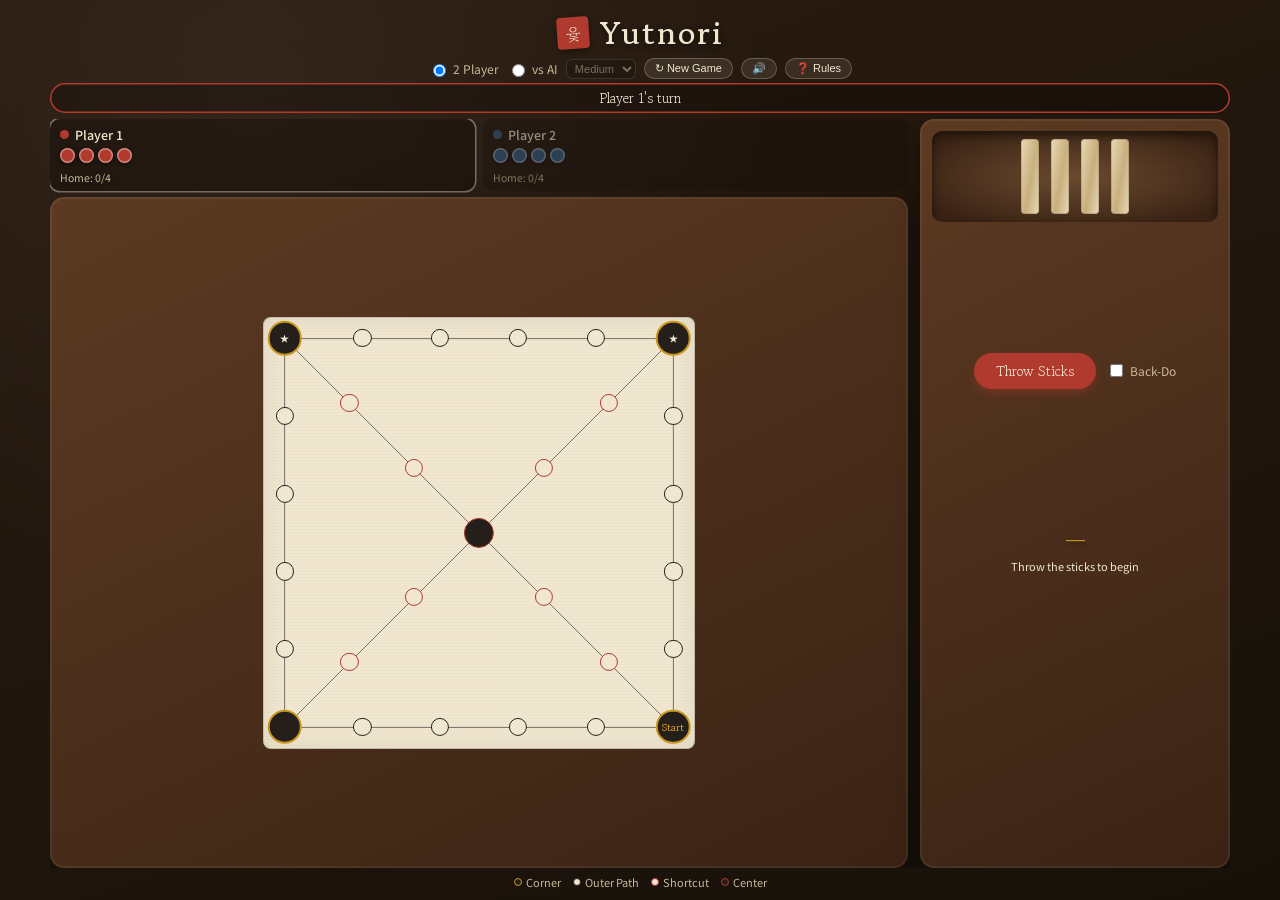
<file: Yutnori-game-2D/index.html>
<!DOCTYPE html>
<html lang="en">
<head>
<meta charset="UTF-8">
<meta name="viewport" content="width=device-width, initial-scale=1.0, maximum-scale=1.0, user-scalable=no">
<title>Yutnori — Board</title>
<link rel="preconnect" href="https://fonts.googleapis.com">
<link href="https://fonts.googleapis.com/css2?family=Gowun+Batang:wght@400;700&family=Noto+Sans+KR:wght@400;500;700&display=swap" rel="stylesheet">
<link rel="stylesheet" href="style.css">
</head>
<body>

<div class="overlay" id="overlay">
  <div class="modal">
    <div class="modalSeal">윷</div>
    <div class="modalTitle" id="modalTitle">Player 1 Wins!</div>
    <div class="modalSub" id="modalSub">All 4 pieces reached Home</div>
    <button class="modalBtn" id="modalNewGameBtn">↻ Play Again</button>
  </div>
</div>

<div class="stage">
  <div class="titleblock">
    <div class="seal">윷</div>
    <h1>Yutnori</h1>
  </div>

  <div class="modeRow">
    <label class="modeOpt"><input type="radio" name="mode" value="2p" checked> 2 Player</label>
    <label class="modeOpt"><input type="radio" name="mode" value="ai"> vs AI</label>
    <select id="aiDifficultySelect" disabled>
      <option value="easy">Easy</option>
      <option value="medium" selected>Medium</option>
      <option value="hard">Hard</option>
    </select>
    <button id="resetBtn" class="resetBtn" title="New game">↻ New Game</button>
    <button id="soundBtn" class="iconBtn" title="Toggle sound">🔊</button>
    <button id="rulesBtn" class="iconBtn" title="How to play">❓ Rules</button>
  </div>

  <!-- FLOATING Rules panel -->
  <div class="rulesPanel" id="rulesPanel">
    <b>How to play</b>
    <ul>
      <li>Throw the sticks each turn — Do (1), Gae (2), Geol (3), Yut (4 ★), Mo (5 ★). ★ throws earn another go.</li>
      <li>Bring a new piece in from Start, or move one already on the board.</li>
      <li>Land on your own piece(s) to stack — they move together from then on.</li>
      <li>Land on a rival to send its whole stack back to Start and earn an extra throw.</li>
      <li>★ corners and the center are shortcut junctions — cutting through gets you Home faster.</li>
      <li>Back-Do (optional rule) moves a board piece backward one step.</li>
      <li>First player to bring all 4 pieces Home wins.</li>
    </ul>
    <button class="resetBtn" style="margin-top: 10px; width: 100%;" onclick="document.getElementById('rulesPanel').classList.remove('open')">Close Rules</button>
  </div>

  <div class="turnbanner" id="turnBanner">Player 1's turn</div>

  <div class="gameArea">
    <div class="leftSide">
      <div class="playerRow">
        <div class="playerCard" id="playerCard0" data-player="0">
          <div class="pname">
            <i class="swatch" style="background:var(--red)"></i>
            Player 1
          </div>
          <div class="tokens" id="tray0"></div>
          <div class="home">Home: <span id="home0">0</span>/4</div>
        </div>

        <div class="playerCard" id="playerCard1" data-player="1">
          <div class="pname">
            <i class="swatch" style="background:var(--blue)"></i>
            <span id="p2name">Player 2</span>
          </div>
          <div class="tokens" id="tray1"></div>
          <div class="home">Home: <span id="home1">0</span>/4</div>
        </div>
      </div>

      <div class="frame">
        <div class="board-wrap" id="boardWrap">
          <svg class="lines" id="lines"></svg>
          <div id="piecesLayer"></div>
        </div>
      </div>
    </div>

    <div class="rightSide">
      <div class="stickpanel">
        <div class="tray" id="tray"></div>
        
        <div class="controls">
          <button class="throwBtn" id="throwBtn">Throw Sticks</button>
          <label class="toggle">
            <input type="checkbox" id="backDoToggle"> Back-Do
          </label>
        </div>

        <div class="result" id="result">
          <div class="name">—</div>
          <div class="meta">Throw the sticks to begin</div>
        </div>

        <div class="moveprompt" id="movePrompt"></div>
        <div class="history" id="history"></div>
      </div>
    </div>
  </div>

  <div class="legend">
    <span><i class="dot corner"></i>Corner</span>
    <span><i class="dot edge"></i>Outer Path</span>
    <span><i class="dot diag"></i>Shortcut</span>
    <span><i class="dot center"></i>Center</span>
  </div>
</div>

<script src="script.js"></script>
</body>
</html>
</file>
<file: Yutnori-game-2D/style.css>
:root {
    --hanji: #F1E7D0;
    --hanji-dark: #E6D8B8;
    --wood: #5C3A22;
    --wood-dark: #3A2314;
    --ink: #241F1B;
    --seal: #B03A2E;
    --blue: #2E5C8A;
    --green: #3A7D5C;
    --yellow: #C9971D;
    --red: #B03A2E;
  }
  
  * {
    box-sizing: border-box;
  }

  html, body {
    height: 100%;
    margin: 0;
    padding: 0;
    overflow: hidden; /* Lock viewport from scrolling */
  }

  body {
    background:
      radial-gradient(circle at 20% 10%, rgba(255,255,255,0.05), transparent 40%),
      linear-gradient(160deg, #2A1B10, #17110A);
    font-family: 'Noto Sans KR', sans-serif;
    color: #F1E7D0;
    display: flex;
    align-items: center;
    justify-content: center;
  }

  .stage {
    display: flex;
    flex-direction: column;
    justify-content: space-between;
    width: 100vw;
    height: 100vh;
    max-width: 1200px;
    max-height: 100vh;
    padding: 10px;
    box-sizing: border-box;
    overflow: hidden;
  }

  .titleblock {
    display: flex;
    align-items: center;
    justify-content: center;
    gap: 10px;
    margin-bottom: 2px;
    flex-shrink: 0;
  }

  .titleblock h1 {
    font-family: 'Gowun Batang', serif;
    font-weight: 700;
    font-size: clamp(20px, 4vh, 32px);
    color: #F1E7D0;
    letter-spacing: 2px;
    margin: 0;
    text-shadow: 0 2px 6px rgba(0,0,0,0.5);
  }

  .seal {
    width: 32px;
    height: 32px;
    background: var(--seal);
    border-radius: 4px;
    display: flex;
    align-items: center;
    justify-content: center;
    color: #F1E7D0;
    font-family: 'Gowun Batang', serif;
    font-size: 16px;
    transform: rotate(-4deg);
    box-shadow: 0 3px 8px rgba(0,0,0,0.4);
    flex-shrink: 0;
  }

  .modeRow {
    display: flex;
    align-items: center;
    justify-content: center;
    gap: 8px;
    flex-wrap: wrap;
    margin-bottom: 4px;
    font-size: 12px;
    color: #C9B896;
    flex-shrink: 0;
  }

  .modeOpt {
    display: flex;
    align-items: center;
    gap: 4px;
    cursor: pointer;
  }

  #aiDifficultySelect {
    background: rgba(0,0,0,0.3);
    color: #F1E7D0;
    border: 1px solid rgba(241,231,208,0.3);
    border-radius: 6px;
    font-size: 11px;
    padding: 2px 4px;
  }

  #aiDifficultySelect:disabled {
    opacity: 0.4;
  }

  .resetBtn, .iconBtn {
    background: rgba(241,231,208,0.1);
    color: #F1E7D0;
    border: 1px solid rgba(241,231,208,0.25);
    border-radius: 999px;
    font-size: 11px;
    padding: 3px 10px;
    cursor: pointer;
    transition: background 0.2s;
  }

  .resetBtn:hover, .iconBtn:hover {
    background: rgba(241,231,208,0.2);
  }

  /* FLOATING rules panel to prevent pushing components downwards */
  .rulesPanel {
    display: none;
    position: absolute;
    top: 80px;
    left: 50%;
    transform: translateX(-50%);
    width: 90%;
    max-width: 520px;
    background: rgba(30, 20, 12, 0.96);
    border: 2px solid var(--yellow);
    border-radius: 12px;
    padding: 16px;
    color: #E8DCC0;
    font-size: 12.5px;
    line-height: 1.5;
    z-index: 100;
    box-shadow: 0 10px 30px rgba(0,0,0,0.8);
  }

  .rulesPanel.open {
    display: block;
  }

  .rulesPanel b {
    color: var(--yellow);
    font-family: 'Gowun Batang', serif;
    font-size: 14px;
    display: block;
    margin-bottom: 6px;
  }

  .rulesPanel ul {
    margin: 4px 0 0;
    padding-left: 18px;
  }

  .rulesPanel li {
    margin-bottom: 4px;
  }

  .turnbanner {
    text-align: center;
    font-family: 'Gowun Batang', serif;
    font-size: 13.5px;
    color: #F1E7D0;
    background: rgba(0,0,0,0.25);
    border-radius: 999px;
    padding: 5px 12px;
    margin-bottom: 6px;
    display: inline-block;
    width: 100%;
    box-sizing: border-box;
    flex-shrink: 0;
  }

  .turnbanner.p1 { box-shadow: inset 0 0 0 1.5px var(--blue); }
  .turnbanner.p0 { box-shadow: inset 0 0 0 1.5px var(--red); }

  .gameArea {
    flex: 1;
    display: grid;
    grid-template-columns: 1fr 310px;
    gap: 12px;
    align-items: stretch;
    min-height: 0; /* Important context containment */
    overflow: hidden;
  }

  .leftSide {
    display: flex;
    flex-direction: column;
    justify-content: space-between;
    min-height: 0;
    height: 100%;
  }

  .playerRow {
    display: flex;
    gap: 8px;
    margin-bottom: 6px;
    flex-shrink: 0;
  }

  .playerCard {
    flex: 1;
    background: rgba(0, 0, 0, 0.28);
    border-radius: 10px;
    padding: 6px 10px;
    transition: box-shadow 0.2s, opacity 0.2s;
    opacity: 0.55;
  }

  .playerCard.active {
    opacity: 1;
    box-shadow: 0 0 0 1.5px rgba(241,231,208,0.4);
  }

  .pname {
    color: #F1E7D0;
    font-size: 12.5px;
    font-weight: 500;
    display: flex;
    align-items: center;
    gap: 6px;
    margin-bottom: 4px;
  }

  .swatch {
    width: 9px;
    height: 9px;
    border-radius: 50%;
    display: inline-block;
  }

  .tokens {
    display: flex;
    gap: 4px;
    flex-wrap: wrap;
    min-height: 18px;
  }

  .wtoken {
    width: 15px;
    height: 15px;
    border-radius: 50%;
    box-shadow: inset 0 0 0 1.5px rgba(255,255,255,0.4), 0 2px 4px rgba(0,0,0,0.4);
    cursor: default;
  }

  .wtoken.movable {
    cursor: pointer;
    animation: pulse 1s infinite;
  }

  @keyframes pulse {
    0%,100% { box-shadow: inset 0 0 0 1.5px rgba(255,255,255,0.4), 0 0 0 0 rgba(255,215,0,0.6); }
    50% { box-shadow: inset 0 0 0 1.5px rgba(255,255,255,0.4), 0 0 0 5px rgba(255,215,0,0); }
  }

  .home {
    color: #C9B896;
    font-size: 10.5px;
    margin-top: 4px;
  }

  .frame {
    flex: 1;
    background: linear-gradient(155deg, var(--wood), var(--wood-dark));
    border-radius: 14px;
    padding: 10px;
    box-shadow:
      0 10px 25px rgba(0,0,0,0.45),
      inset 0 0 0 2px rgba(255,255,255,0.06);
    display: flex;
    align-items: center;
    justify-content: center;
    min-height: 0;
    overflow: hidden;
  }

  .board-wrap {
    position: relative;
    height: 100%;
    max-height: 48vh; /* Proportionately restricted height scale */
    aspect-ratio: 1 / 1;
    background:
      repeating-linear-gradient(0deg, rgba(0,0,0,0.015) 0px, rgba(0,0,0,0.015) 1px, transparent 1px, transparent 3px),
      var(--hanji);
    border-radius: 8px;
    box-shadow: inset 0 0 0 1px rgba(0,0,0,0.15), inset 0 0 30px rgba(0,0,0,0.08);
    overflow: hidden;
  }

  svg.lines {
    position: absolute;
    inset: 0;
    width: 100%;
    height: 100%;
  }

  .station {
    position: absolute;
    transform: translate(-50%, -50%);
    border-radius: 50%;
    background: var(--hanji);
    border: 1.5px solid var(--ink);
    display: flex;
    align-items: center;
    justify-content: center;
    font-family: 'Gowun Batang', serif;
    z-index: 1;
  }

  .station.edge {
    width: 4.2%;
    height: 4.2%;
  }

  .station.diag {
    width: 4.2%;
    height: 4.2%;
    border-color: var(--seal);
  }

  .station.center {
    width: 7%;
    height: 7%;
    background: var(--ink);
    border-color: var(--seal);
  }

  .station.corner {
    width: 8%;
    height: 8%;
    background: var(--ink);
    border: 2px solid var(--yellow);
  }

  .station.corner .label {
    color: var(--hanji);
    font-size: clamp(8px, 1.2vh, 10px);
    font-weight: 700;
  }

  .station.start .label {
    color: var(--yellow);
  }

  #piecesLayer {
    position: absolute;
    inset: 0;
    pointer-events: none;
    z-index: 2;
  }

  .bpiece {
    position: absolute;
    width: 5.5%;
    height: 5.5%;
    border-radius: 50%;
    transform: translate(-50%, -50%);
    box-shadow: inset 0 0 0 1.5px rgba(255,255,255,0.5), 0 2px 4px rgba(0,0,0,0.5);
    pointer-events: auto;
    transition: left 0.4s ease, top 0.4s ease;
  }

  .bpiece.movable {
    cursor: pointer;
    animation: pulse 1s infinite;
  }

  .rightSide {
    display: flex;
    flex-direction: column;
    min-height: 0;
    height: 100%;
  }

  .stickpanel {
    background: linear-gradient(155deg, var(--wood), var(--wood-dark));
    border-radius: 14px;
    padding: 12px;
    box-shadow:
      0 10px 25px rgba(0,0,0,0.45),
      inset 0 0 0 2px rgba(255,255,255,0.06);
    height: 100%;
    display: flex;
    flex-direction: column;
    justify-content: space-between;
    gap: 8px;
    min-height: 0;
  }

  .tray {
    background: radial-gradient(ellipse at center, #6b4a2f, #3a2314 85%);
    border-radius: 10px;
    padding: 8px;
    display: flex;
    justify-content: center;
    gap: 12px;
    min-height: 75px;
    align-items: center;
    box-shadow: inset 0 4px 10px rgba(0,0,0,0.5);
    perspective: 600px;
    flex-shrink: 0;
  }

  .stick {
    width: 18px;
    height: 75px;
    border-radius: 4px;
    position: relative;
    transform-style: preserve-3d;
    transition: transform 0.7s cubic-bezier(.34,1.56,.64,1);
  }

  .stick .face {
    position: absolute;
    inset: 0;
    border-radius: 4px;
    backface-visibility: hidden;
    display: flex;
    align-items: center;
    justify-content: center;
  }

  .stick .round {
    background: linear-gradient(100deg, #E8D9B5, #C9AF7E 55%, #E8D9B5);
    box-shadow: inset 0 0 0 1px rgba(0,0,0,0.15);
  }

  .stick .flat {
    background: linear-gradient(100deg, #241F1B, #3a3128 55%, #241F1B);
    transform: rotateY(180deg);
    box-shadow: inset 0 0 0 1px rgba(0,0,0,0.4);
  }

  .stick.special .round { box-shadow: inset 0 0 0 2px var(--seal); }
  .stick.special .flat { box-shadow: inset 0 0 0 2px var(--seal); }
  .stick.throwing { animation: tumble 0.7s ease-in-out; }

  .stick::before {
    content: "";
    position: absolute;
    top: 10px;
    bottom: 10px;
    left: 50%;
    width: 1.5px;
    transform: translateX(-50%);
    background: rgba(90,55,25,.35);
  }

  .stick.special::after {
    content: "●";
    position: absolute;
    bottom: 6px;
    left: 50%;
    transform: translateX(-50%);
    color: #5b2f15;
    font-size: 8px;
  }

  @keyframes tumble {
    0%   { transform: rotateY(0deg) rotateX(0deg) translateY(0); }
    35%  { transform: rotateY(540deg) rotateX(180deg) translateY(-40px); }
    70%  { transform: rotateY(900deg) rotateX(360deg) translateY(-8px); }
    100% { transform: rotateY(var(--final,0deg)) rotateX(0deg) translateY(0); }
  }

  .controls {
    display: flex;
    align-items: center;
    justify-content: center;
    gap: 10px;
    flex-wrap: wrap;
    flex-shrink: 0;
  }

  .throwBtn {
    font-family: 'Gowun Batang', serif;
    font-size: 14px;
    background: var(--seal);
    color: #F1E7D0;
    border: none;
    border-radius: 999px;
    padding: 8px 22px;
    cursor: pointer;
    box-shadow: 0 4px 10px rgba(176,58,46,0.4);
    transition: transform 0.15s;
  }

  .throwBtn:active { transform: scale(0.96); }
  .throwBtn:disabled { opacity: 0.5; cursor: default; }

  .toggle {
    color: #C9B896;
    font-size: 12px;
    display: flex;
    align-items: center;
    gap: 4px;
    cursor: pointer;
  }

  .result {
    text-align: center;
    min-height: 55px;
    display: flex;
    flex-direction: column;
    justify-content: center;
    flex-shrink: 0;
  }

  .result .name {
    font-family: 'Gowun Batang', serif;
    font-size: 24px;
    color: var(--yellow);
    text-shadow: 0 2px 4px rgba(0,0,0,0.5);
  }

  .result .meta {
    color: #F1E7D0;
    font-size: 11px;
    margin-top: 2px;
  }

  .result .extra {
    display: inline-block;
    align-self: center;
    margin-top: 4px;
    background: var(--green);
    color: #F1E7D0;
    font-size: 10px;
    padding: 2px 8px;
    border-radius: 999px;
    letter-spacing: 0.5px;
  }

  .moveprompt {
    text-align: center;
    color: var(--yellow);
    font-size: 11.5px;
    min-height: 14px;
    margin-top: 2px;
    flex-shrink: 0;
  }

  .branchRow {
    display: flex;
    justify-content: center;
    gap: 6px;
    flex-wrap: wrap;
    margin-top: 4px;
  }

  .branchBtn {
    font-family: 'Noto Sans KR', sans-serif;
    font-size: 11px;
    background: rgba(241,231,208,0.14);
    color: #F1E7D0;
    border: 1px solid rgba(241,231,208,0.35);
    border-radius: 999px;
    padding: 4px 10px;
    cursor: pointer;
  }

  .branchBtn:active { transform: scale(0.96); }
  .branchBtn.shortcut {
    border-color: var(--seal);
    color: var(--yellow);
  }

  .history {
    display: flex;
    justify-content: center;
    gap: 6px;
    margin-top: 4px;
    flex-wrap: wrap;
    overflow: hidden;
    max-height: 30px;
    flex-shrink: 0;
  }

  .history .chip {
    background: rgba(241,231,208,0.1);
    color: #C9B896;
    border: 1px solid rgba(241,231,208,0.2);
    font-size: 10px;
    padding: 2px 6px;
    border-radius: 999px;
  }

  .legend {
    display: flex;
    flex-wrap: wrap;
    gap: 12px;
    justify-content: center;
    margin-top: 6px;
    font-size: 11px;
    color: #C9B896;
    flex-shrink: 0;
  }

  .legend span {
    display: inline-flex;
    align-items: center;
    gap: 4px;
  }

  .dot {
    width: 8px;
    height: 8px;
    border-radius: 50%;
    display: inline-block;
    border: 1.5px solid var(--ink);
  }

  .dot.corner { background: var(--ink); border-color: var(--yellow); }
  .dot.diag { background: var(--hanji); border-color: var(--seal); }
  .dot.center { background: var(--ink); border-color: var(--seal); }
  .dot.edge { background: var(--hanji); border-color: var(--ink); }

  /* OVERLAYS */
  .overlay {
    display: none;
    position: fixed;
    inset: 0;
    background: rgba(10,7,4,0.78);
    z-index: 150;
    align-items: center;
    justify-content: center;
    padding: 20px;
  }

  .overlay.show {
    display: flex;
  }

  .modal {
    background: linear-gradient(155deg, var(--wood), var(--wood-dark));
    border-radius: 16px;
    padding: 24px;
    text-align: center;
    max-width: 300px;
    width: 100%;
    box-shadow: 0 20px 50px rgba(0,0,0,0.6), inset 0 0 0 2px rgba(255,255,255,0.08);
    animation: popIn 0.35s cubic-bezier(.34,1.56,.64,1);
  }

  @keyframes popIn {
    0%   { transform: scale(0.7); opacity: 0; }
    100% { transform: scale(1); opacity: 1; }
  }

  .modalSeal {
    width: 48px;
    height: 48px;
    margin: 0 auto 10px;
    background: var(--seal);
    border-radius: 8px;
    display: flex;
    align-items: center;
    justify-content: center;
    color: #F1E7D0;
    font-family: 'Gowun Batang', serif;
    font-size: 24px;
    transform: rotate(-4deg);
  }

  .modalTitle {
    font-family: 'Gowun Batang', serif;
    font-size: 20px;
    color: var(--yellow);
    margin-bottom: 4px;
  }

  .modalSub {
    color: #C9B896;
    font-size: 12px;
    margin-bottom: 18px;
  }

  .modalBtn {
    font-family: 'Gowun Batang', serif;
    font-size: 14px;
    background: var(--seal);
    color: #F1E7D0;
    border: none;
    border-radius: 999px;
    padding: 8px 22px;
    cursor: pointer;
  }

  /* PORTRAIT MOBILE / COMPACT SCALES */
  @media (max-width: 799px) {
    .stage {
      padding: 6px;
      justify-content: flex-start;
    }

    .titleblock h1 {
      font-size: 22px;
    }

    .gameArea {
      grid-template-columns: 1fr;
      grid-template-rows: auto 1fr auto;
      gap: 6px;
    }

    .leftSide {
      height: auto;
    }

    .playerRow {
      margin-bottom: 4px;
    }

    .frame {
      padding: 6px;
      border-radius: 10px;
    }

    .board-wrap {
      max-height: 38vh;
      max-width: 38vh;
    }

    .rightSide {
      height: auto;
    }

    .stickpanel {
      border-radius: 10px;
      padding: 8px;
      gap: 4px;
    }

    .tray {
      min-height: 55px;
      padding: 4px;
      gap: 8px;
    }

    .stick {
      width: 14px;
      height: 50px;
      border-radius: 3px;
    }

    .stick::before {
      top: 6px;
      bottom: 6px;
    }

    .stick.special::after {
      bottom: 4px;
      font-size: 6px;
    }

    .throwBtn {
      font-size: 12px;
      padding: 6px 16px;
    }

    .result {
      min-height: 40px;
    }

    .result .name {
      font-size: 18px;
    }

    .result .meta {
      font-size: 10px;
    }

    .history {
      max-height: 24px;
    }

    .legend {
      margin-top: 4px;
      gap: 8px;
      font-size: 10px;
    }
  }
</file>
